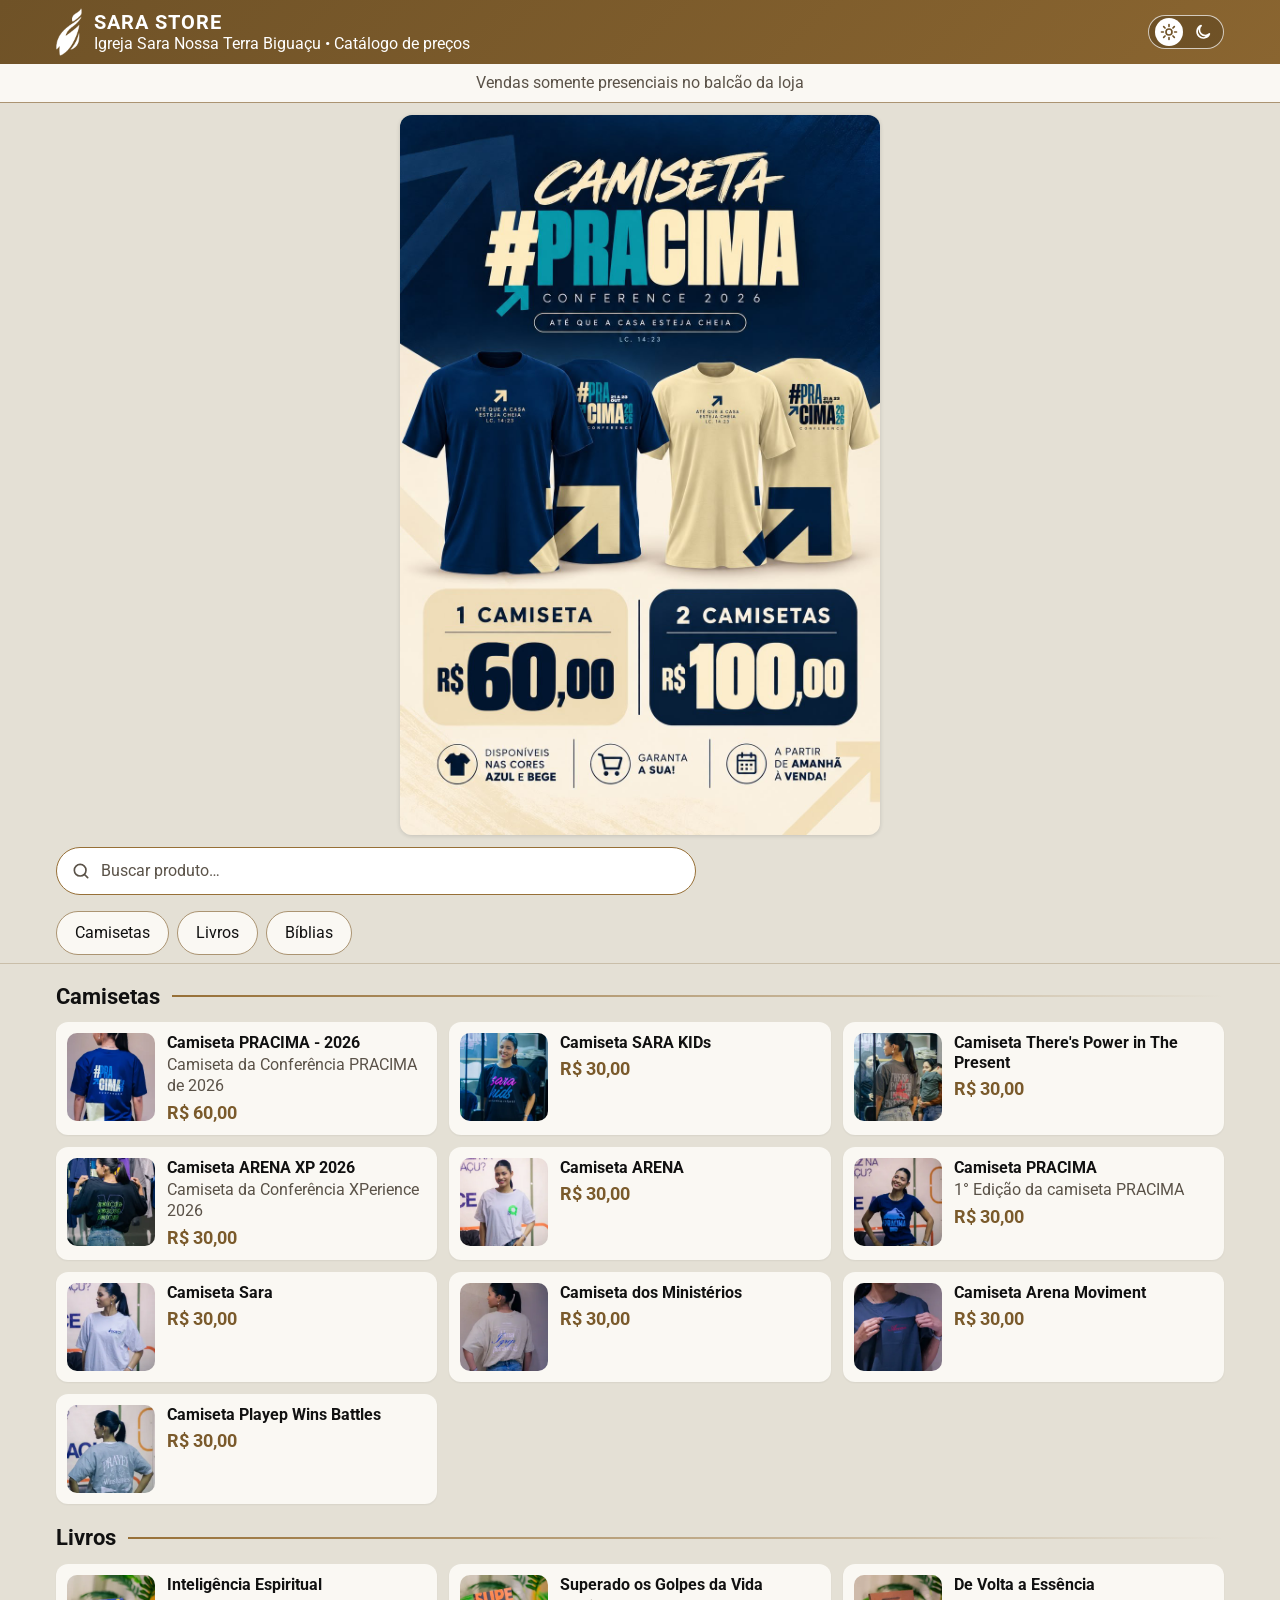
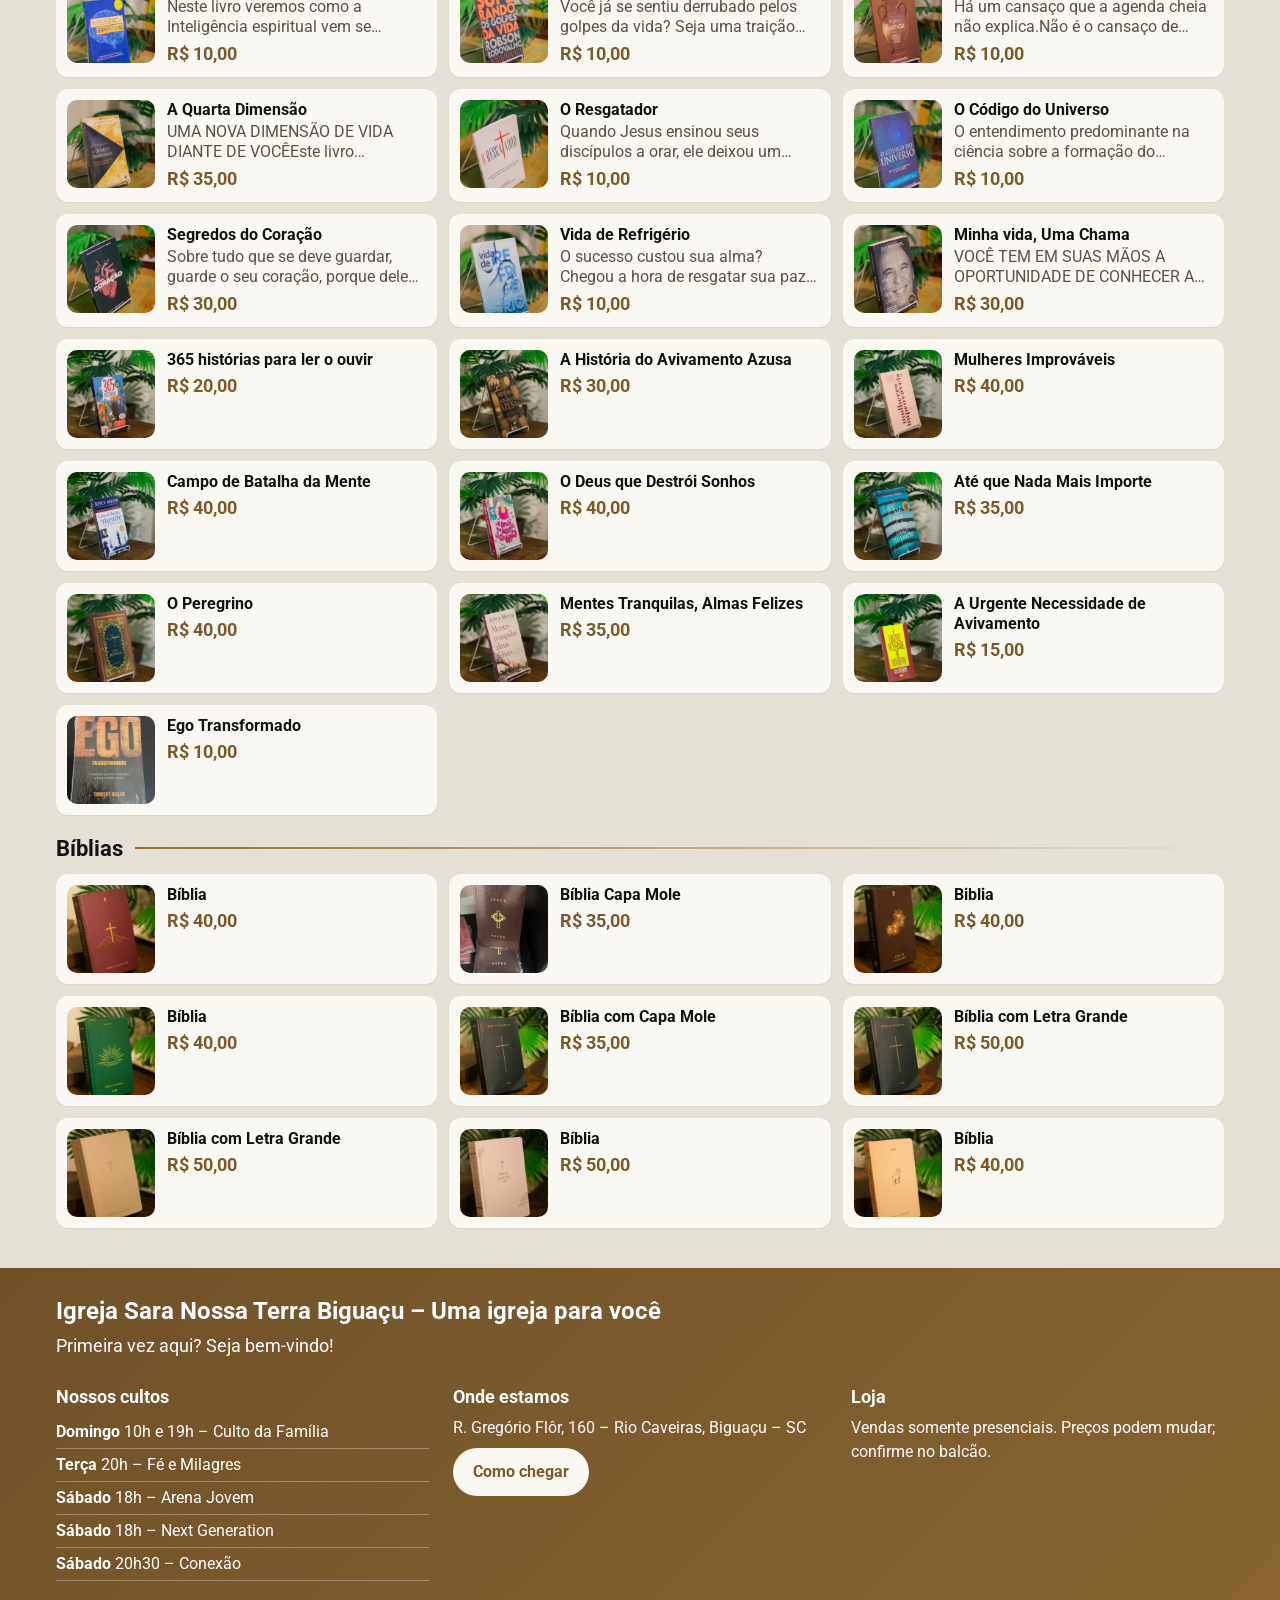
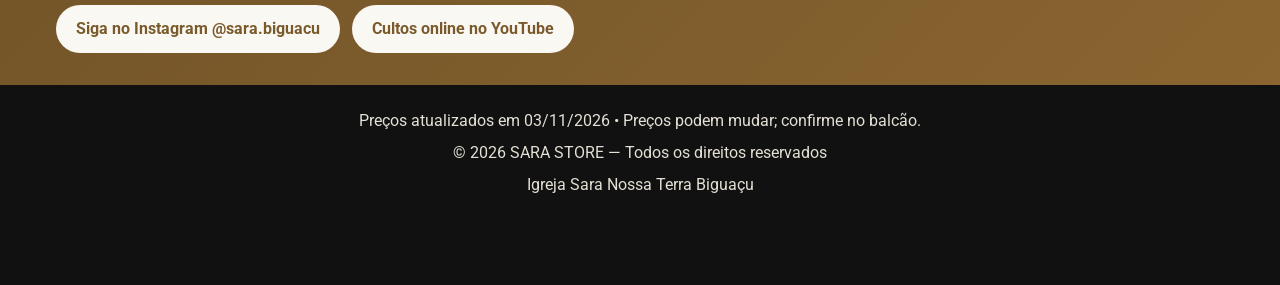
<file: index.html>
<!doctype html>
<html lang="pt-BR">
<head>
  <meta charset="utf-8">
  <meta name="viewport" content="width=device-width, initial-scale=1">
  <title>SARA STORE – Catálogo de preços | Sara Biguaçu</title>
  <meta name="description" content="Catálogo de preços da loja da Igreja Sara Nossa Terra Biguaçu: camisetas, livros, bíblias e mais. Vendas somente presenciais, no balcão da loja.">
  <meta name="theme-color" content="#6F5227">
  <meta name="color-scheme" content="only light">
  <meta property="og:type" content="website">
  <meta property="og:locale" content="pt_BR">
  <meta property="og:site_name" content="SARA STORE">
  <meta property="og:title" content="SARA STORE – Catálogo de preços | Sara Biguaçu">
  <meta property="og:description" content="Veja os preços da loja da Igreja Sara Nossa Terra Biguaçu. Vendas somente presenciais, no balcão.">
  <meta property="og:url" content="https://sarabiguacu.github.io/SaraStore/">
  <meta property="og:image" content="https://sarabiguacu.github.io/SaraStore/img/logo.png">
  <meta property="og:image:width" content="360">
  <meta property="og:image:height" content="360">
  <meta property="og:image:alt" content="Logo da Igreja Sara Nossa Terra Biguaçu: a chama">
  <meta name="twitter:card" content="summary">
  <link rel="icon" href="img/icone.png" type="image/png">
  <link rel="apple-touch-icon" href="img/logo.png">
  <link rel="preconnect" href="https://fonts.googleapis.com">
  <link rel="preconnect" href="https://fonts.gstatic.com" crossorigin>
  <link rel="stylesheet" href="https://fonts.googleapis.com/css2?family=Roboto:wght@400;700&display=swap">
  <!-- Antes do CSS e sem module/defer: aplica o tema escolhido antes de a página aparecer. -->
  <script src="js/tema.js?v=1"></script>
  <link rel="stylesheet" href="css/style.css?v=8">
  <link rel="modulepreload" href="js/comum.js?v=2">
  <link rel="modulepreload" href="js/dialogo.js?v=1">
  <script type="module" src="js/app.js?v=4"></script>
  <noscript><style>.carregando, .busca, .tema { display: none; }</style></noscript>
</head>
<body>
  <header class="topo">
    <div class="conteudo">
      <span class="logo" aria-hidden="true"><img src="img/chama.png" alt="" width="26" height="48"><span>sara</span></span>
      <div>
        <h1 id="titulo" tabindex="-1">SARA STORE</h1>
        <p>Igreja Sara Nossa Terra Biguaçu • Catálogo de preços</p>
      </div>
      <button class="tema" type="button" data-alternar-tema aria-pressed="false" aria-label="Modo escuro" title="Modo escuro">
        <svg class="tema-sol" width="18" height="18" viewBox="0 0 24 24" fill="none" stroke="currentColor" stroke-width="2.2" stroke-linecap="round" aria-hidden="true"><circle cx="12" cy="12" r="4"/><path d="M12 2v2.5M12 19.5V22M4.9 4.9l1.8 1.8M17.3 17.3l1.8 1.8M2 12h2.5M19.5 12H22M4.9 19.1l1.8-1.8M17.3 6.7l1.8-1.8"/></svg>
        <svg class="tema-lua" width="18" height="18" viewBox="0 0 24 24" fill="none" stroke="currentColor" stroke-width="2.2" stroke-linecap="round" stroke-linejoin="round" aria-hidden="true"><path d="M20.5 14.5A8.5 8.5 0 1 1 9.5 3.5a7 7 0 0 0 11 11z"/></svg>
      </button>
    </div>
  </header>

  <p class="faixa">Vendas somente presenciais no balcão da loja<span id="faixa-pagamentos"></span></p>

  <main>
    <!-- Destaque da promoção: troque a imagem por uma com nome novo (ou apague este bloco) quando ela acabar. -->
    <div class="conteudo destaque">
      <img src="img/aviso-2.jpeg" alt="Camiseta #PRACIMA Conference 2026: 1 camiseta por R$ 60,00 ou 2 por R$ 100,00. Disponíveis nas cores azul e bege." width="1024" height="1536" fetchpriority="high">
    </div>
    <div class="busca conteudo" role="search">
      <label class="vh" for="busca">Buscar produto</label>
      <div class="campo">
        <input id="busca" type="search" placeholder="Buscar produto…" autocomplete="off" spellcheck="false" enterkeyhint="search">
        <button id="limpar" class="limpar" type="button" aria-label="Limpar busca" hidden>
          <svg width="20" height="20" viewBox="0 0 24 24" fill="none" stroke="currentColor" stroke-width="2.2" stroke-linecap="round" aria-hidden="true"><path d="M6 6l12 12M18 6 6 18"/></svg>
        </button>
      </div>
    </div>
    <p id="contagem" class="contagem conteudo" role="status" aria-live="polite"></p>

    <nav id="chips" class="chips" aria-label="Categorias" hidden></nav>

    <div class="conteudo"><div id="aviso" class="aviso" role="status" hidden></div></div>

    <div id="lista" class="lista conteudo" aria-busy="true">
      <div class="carregando">
        <p class="vh">Carregando o catálogo…</p>
        <div class="esqueleto" aria-hidden="true"><span></span><span></span><span></span><span></span><span></span><span></span></div>
      </div>
      <noscript>
        <p class="erro">Para ver o catálogo, ative o JavaScript do navegador. Os preços também podem ser consultados no balcão da loja.</p>
      </noscript>
    </div>
  </main>

  <section id="igreja" class="igreja" aria-labelledby="igreja-titulo" hidden>
    <div id="igreja-conteudo" class="conteudo"></div>
  </section>

  <footer class="rodape">
    <p><span id="atualizado"></span>Preços podem mudar; confirme no balcão.</p>
    <p>© <span id="ano">2026</span> SARA STORE — <span id="copyright">Todos os direitos reservados</span></p>
    <p>Igreja Sara Nossa Terra Biguaçu</p>
  </footer>

  <button id="voltar-topo" class="voltar-topo" type="button" aria-label="Voltar ao topo" hidden>
    <svg width="24" height="24" viewBox="0 0 24 24" fill="none" stroke="currentColor" stroke-width="2.2" stroke-linecap="round" stroke-linejoin="round" aria-hidden="true"><path d="M12 19V5m-7 7 7-7 7 7"/></svg>
  </button>

  <p id="toast" class="toast" role="status" aria-live="polite"></p>

  <dialog id="detalhe" class="detalhe" aria-labelledby="detalhe-nome">
    <button id="fechar" class="fechar" type="button" aria-label="Fechar">
      <svg width="22" height="22" viewBox="0 0 24 24" fill="none" stroke="currentColor" stroke-width="2.2" stroke-linecap="round" aria-hidden="true"><path d="M6 6l12 12M18 6 6 18"/></svg>
    </button>
    <div id="detalhe-conteudo" class="detalhe-in"></div>
  </dialog>
</body>
</html>
</file>
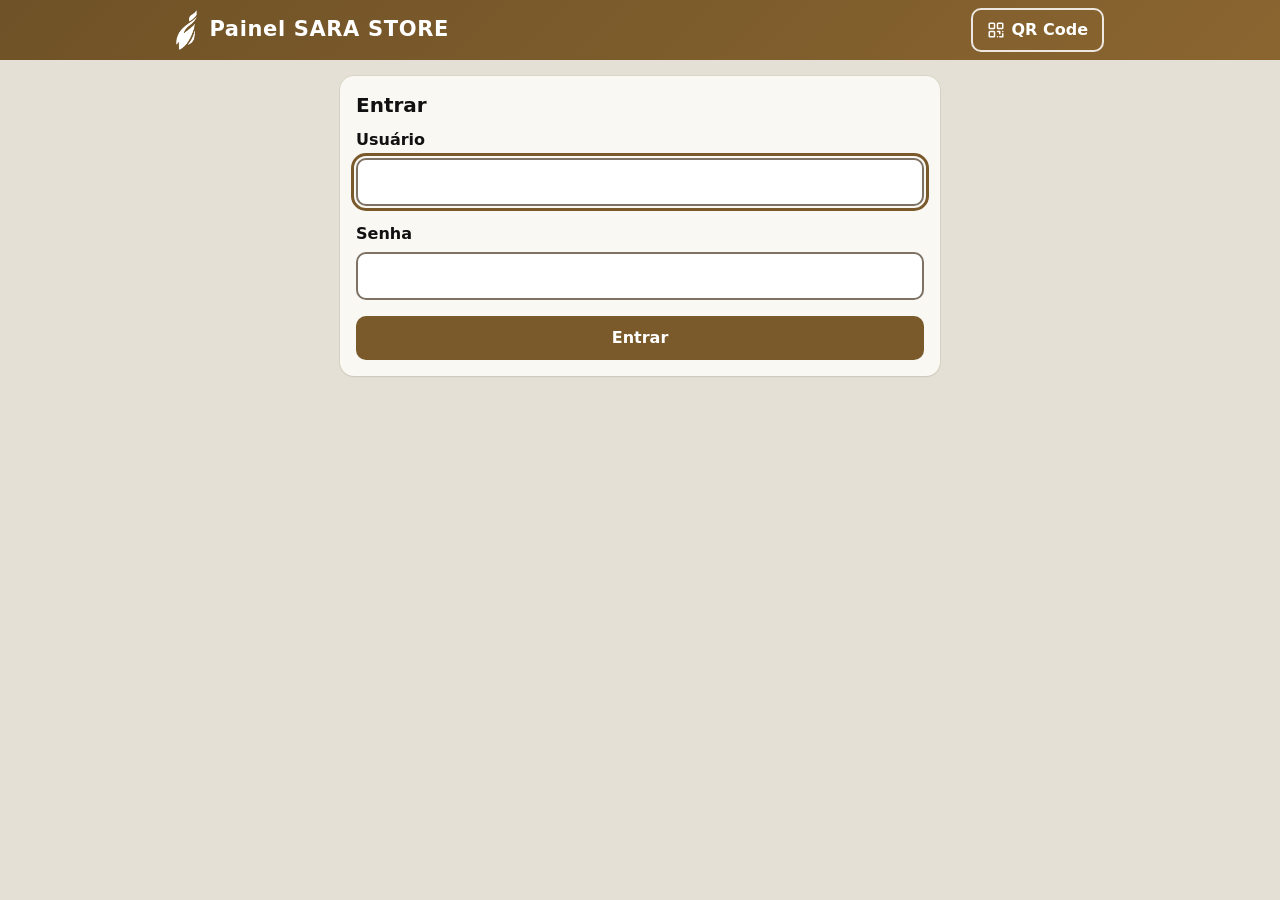
<file: painel.html>
<!doctype html>
<html lang="pt-BR">
<head>
  <meta charset="utf-8">
  <meta http-equiv="Content-Security-Policy" content="default-src 'self'; script-src 'self'; connect-src 'self' https://api.github.com; img-src 'self' data: blob:; style-src 'self' 'unsafe-inline'; object-src 'none'; base-uri 'none'; form-action 'none'">
  <meta name="robots" content="noindex, nofollow">
  <meta name="viewport" content="width=device-width, initial-scale=1">
  <meta name="referrer" content="no-referrer">
  <meta name="color-scheme" content="only light">
  <meta name="theme-color" content="#6F5227">
  <title>Painel – SARA STORE</title>
  <link rel="icon" href="img/icone.png" type="image/png">
  <link rel="stylesheet" href="css/painel.css?v=5">
  <link rel="modulepreload" href="js/comum.js?v=2">
  <link rel="modulepreload" href="js/dialogo.js?v=1">
  <link rel="modulepreload" href="js/github.js?v=2">
  <link rel="modulepreload" href="js/fotos.js?v=2">
  <script type="module" src="js/painel.js?v=4"></script>
</head>
<body>
  <header class="topo">
    <div class="conteudo topo-linha">
      <span class="logo" aria-hidden="true"><img id="logo" src="img/chama.png" alt="" width="21" height="40"><span>sara</span></span>
      <h1>Painel SARA STORE</h1>
      <!-- Abre em outra aba: o painel (e o rascunho) continua aberto. -->
      <a id="abrir-qr" class="botao-topo botao-qr" href="qr.html" target="_blank" rel="noopener" aria-label="QR Code para imprimir (abre em outra aba)" hidden>
        <svg width="18" height="18" viewBox="0 0 24 24" fill="none" stroke="currentColor" stroke-width="2" stroke-linecap="round" stroke-linejoin="round" aria-hidden="true"><rect x="3" y="3" width="7" height="7" rx="1"/><rect x="14" y="3" width="7" height="7" rx="1"/><rect x="3" y="14" width="7" height="7" rx="1"/><path d="M14 14h3v3M21 14v.01M14 21h.01M17 21h4v-4"/></svg>
        <span class="rotulo-qr">QR Code</span>
      </a>
      <button id="sair" class="botao-topo" type="button" hidden>Sair</button>
    </div>
  </header>

  <noscript><p class="cartao conteudo-estreito">O painel precisa do JavaScript ativado no navegador.</p></noscript>

  <main id="principal" class="conteudo">

    <!-- Endereço sem HTTPS: crypto.subtle não existe -->
    <section id="tela-contexto" class="tela conteudo-estreito" aria-labelledby="titulo-contexto" hidden>
      <div class="cartao">
        <h2 id="titulo-contexto">Endereço não seguro</h2>
        <p>Abra pelo endereço https://sarabiguacu.github.io/SaraStore/</p>
      </div>
    </section>

    <!-- Login -->
    <section id="tela-login" class="tela conteudo-estreito" aria-labelledby="titulo-login" hidden>
      <form id="form-login" class="cartao" novalidate>
        <h2 id="titulo-login">Entrar</h2>
        <div class="campo">
          <label for="login-usuario">Usuário</label>
          <input id="login-usuario" name="usuario" type="text" autocomplete="username" autocapitalize="none" autocorrect="off" spellcheck="false" required>
        </div>
        <div class="campo">
          <label for="login-senha">Senha</label>
          <input id="login-senha" name="senha" type="password" autocomplete="current-password" required>
        </div>
        <p id="login-erro" class="erro" role="alert" hidden></p>
        <button class="botao largo" type="submit">Entrar</button>
      </form>
    </section>

    <!-- Chave do GitHub -->
    <section id="tela-chave" class="tela conteudo-estreito" aria-labelledby="titulo-chave" hidden>
      <div class="cartao">
        <h2 id="titulo-chave">Conectar ao GitHub (só na primeira vez)</h2>
        <p>A chave do GitHub é o que realmente protege o site: sem ela, ninguém altera nada. Siga os passos:</p>
        <ol class="passos">
          <li>Entre no GitHub <strong>com a conta SaraBiguacu</strong> (a dona do repositório). Uma chave criada em outra conta não funciona, mesmo que essa conta seja colaboradora.</li>
          <li>Ative a verificação em duas etapas (2FA) e <strong>guarde os códigos de recuperação</strong>.</li>
          <li>Abra a página de criar a chave: <a id="link-criar-chave" class="link-forte" target="_blank" rel="noopener noreferrer">Criar a chave no GitHub</a>.<br>
            Se o link não funcionar: Settings → Developer settings → Personal access tokens → <strong>Fine-grained tokens</strong> → Generate new token.</li>
          <li>Configure a chave:
            <ul>
              <li>em “Repository access”, escolha <strong>Only select repositories → SaraStore</strong>;</li>
              <li>em permissões, <strong>Contents: Read and write</strong> (Metadata fica só leitura, automaticamente);</li>
              <li>validade de 1 ano.</li>
            </ul>
          </li>
          <li>Clique em “Generate token”, copie a chave (começa com <code>github_pat_</code>) e cole abaixo. Se perder, não tem problema: é só criar outra e apagar a antiga.</li>
        </ol>

        <form id="form-chave" novalidate>
          <div class="campo">
            <label for="chave">Chave do GitHub</label>
            <input id="chave" type="password" autocomplete="one-time-code" data-1p-ignore data-lpignore="true" autocapitalize="none" autocorrect="off" spellcheck="false" placeholder="github_pat_…" aria-describedby="chave-erro">
            <p id="chave-erro" class="erro" role="alert" hidden></p>
          </div>
          <div class="campo">
            <label class="marcar"><input id="lembrar" type="checkbox"> Lembrar neste aparelho</label>
            <p class="dica">Marque só no seu celular pessoal, com bloqueio de tela.</p>
          </div>
          <p id="chave-status" class="status" role="status" aria-live="polite"></p>
          <button id="conectar" class="botao largo" type="submit">Conectar</button>
        </form>

        <div class="separador" role="presentation"></div>
        <button id="sem-chave" class="botao-secundario largo" type="button">Continuar sem chave (só rascunho)</button>
        <p class="dica">Sem a chave dá para preparar tudo e baixar o produtos.json para publicar à mão, mas não dá para publicar direto nem enviar fotos.</p>
      </div>
    </section>

    <!-- Painel -->
    <section id="tela-painel" class="tela" aria-label="Painel" hidden>
      <div class="situacao cartao">
        <div class="situacao-linha">
          <p id="conexao" class="conexao"></p>
          <div class="botoes-linha">
            <button id="conectar-chave" class="botao-secundario pequeno" type="button" hidden>Conectar chave</button>
            <button id="esquecer-chave" class="botao-secundario pequeno" type="button" hidden>Esquecer a chave neste aparelho</button>
          </div>
        </div>
        <div class="situacao-linha">
          <p id="dados-de" class="dados-de">Carregando os dados…</p>
          <button id="atualizar" class="botao-secundario pequeno" type="button" disabled>Atualizar</button>
        </div>
      </div>

      <div id="avisos" class="avisos"></div>
      <div id="no-ar" class="no-ar" role="status" aria-live="polite" hidden></div>

      <nav class="abas" role="tablist" aria-label="Seções do painel">
        <button id="aba-produtos" class="aba" type="button" role="tab" aria-selected="true" aria-controls="painel-produtos">Produtos</button>
        <button id="aba-categorias" class="aba" type="button" role="tab" aria-selected="false" aria-controls="painel-categorias" tabindex="-1">Categorias</button>
        <button id="aba-informacoes" class="aba" type="button" role="tab" aria-selected="false" aria-controls="painel-informacoes" tabindex="-1">Informações</button>
        <button id="aba-ajuda" class="aba" type="button" role="tab" aria-selected="false" aria-controls="painel-ajuda" tabindex="-1">Ajuda</button>
      </nav>

      <!-- Produtos -->
      <section id="painel-produtos" class="painel-aba" role="tabpanel" aria-labelledby="aba-produtos">
        <div class="ferramentas">
          <div class="busca">
            <label class="vh" for="busca">Buscar produto</label>
            <input id="busca" type="search" placeholder="Buscar produto…" autocomplete="off" spellcheck="false" enterkeyhint="search">
          </div>
          <button id="novo-produto" class="botao" type="button" disabled>+ Novo produto</button>
        </div>
        <p id="contagem" class="contagem" role="status" aria-live="polite"></p>
        <div id="lista-produtos" class="lista-produtos" aria-busy="true">
          <p class="carregando cartao">Carregando os produtos…</p>
        </div>

        <div class="cartao manual">
          <h2>Publicar sem a chave</h2>
          <p>Gera o arquivo produtos.json com todas as alterações, para colar no GitHub à mão.</p>
          <button id="baixar" class="botao-secundario" type="button" disabled>Baixar produtos.json</button>
        </div>
      </section>

      <!-- Categorias -->
      <section id="painel-categorias" class="painel-aba" role="tabpanel" aria-labelledby="aba-categorias" hidden>
        <form id="form-categoria" class="cartao" novalidate>
          <h2>Nova categoria</h2>
          <div class="campo">
            <label for="nova-categoria">Nome da categoria</label>
            <input id="nova-categoria" type="text" maxlength="40" autocomplete="off" aria-describedby="nova-categoria-erro">
            <p id="nova-categoria-erro" class="erro" role="alert" hidden></p>
          </div>
          <button class="botao" type="submit">Criar categoria</button>
        </form>
        <ul id="lista-categorias" class="lista-categorias"></ul>
        <p class="dica cartao">Uma categoria só pode ser excluída quando não tem nenhum produto, nem oculto. Para esvaziar, edite os produtos e troque a categoria deles.</p>
      </section>

      <!-- Informações da igreja e da loja -->
      <section id="painel-informacoes" class="painel-aba" role="tabpanel" aria-labelledby="aba-informacoes" hidden>
        <form id="form-igreja" novalidate>
          <p class="cartao dica">Estas informações aparecem na parte da igreja e na faixa do topo do site. Campo vazio não aparece no site. As mudanças vão junto no próximo “Publicar”.</p>
          <div id="igreja-campos"></div>
          <p id="igreja-erro" class="erro cartao" role="alert" hidden></p>
          <div class="botoes-linha fim">
            <button id="igreja-desfazer" class="botao-secundario" type="button" hidden>Desfazer mudanças nas informações</button>
            <button id="igreja-salvar" class="botao" type="submit" disabled>Salvar informações</button>
          </div>
        </form>
      </section>

      <!-- Ajuda -->
      <section id="painel-ajuda" class="painel-aba ajuda" role="tabpanel" aria-labelledby="aba-ajuda" hidden>
        <div class="cartao">
          <h2>Como funciona</h2>
          <p>Tudo o que você muda aqui fica guardado <strong>só neste aparelho</strong> (é o “rascunho”) até você tocar em <strong>Publicar</strong>. A barra embaixo mostra quantas alterações ainda não foram publicadas. Pode fechar o painel sem medo: o rascunho continua guardado.</p>
        </div>

        <div class="cartao">
          <h2>Adicionar um produto</h2>
          <ol>
            <li>Na aba <strong>Produtos</strong>, toque em <strong>+ Novo produto</strong>.</li>
            <li>Preencha o nome, a categoria e o preço. O preço pode ser digitado como 74 ou 74,50.</li>
            <li>Se quiser, escreva a descrição, uma informação curta (ex.: “Tamanhos P ao GG”) e as variações com preço próprio (ex.: Adulto e Infantil).</li>
            <li>Para as fotos, toque em <strong>Adicionar fotos</strong>: dá para tirar na hora ou pegar da galeria, e escolher várias de uma vez (ex.: frente e verso do livro). Cada produto pode ter até 6 fotos. A primeira é a <strong>capa</strong>, a que aparece na lista; as setas <strong>← →</strong> mudam a ordem. O painel já diminui as fotos sozinho.</li>
            <li>Marque <strong>Novidade</strong> para o produto ganhar o selo por 30 dias.</li>
            <li>Toque em <strong>Salvar</strong> e depois em <strong>Publicar</strong>.</li>
          </ol>
        </div>

        <div class="cartao">
          <h2>Ocultar ou excluir</h2>
          <ul>
            <li><strong>Ocultar</strong> (chave Visível / Oculto): o produto some do site, mas continua guardado. Para voltar, é só deixar Visível de novo. Use quando acabar o estoque ou o produto sair por um tempo.</li>
            <li><strong>Excluir</strong>: apaga o produto de vez. Só use quando ele não vai mais voltar.</li>
            <li><strong>Duplicar</strong>: cria uma cópia (sem fotos) para cadastrar um produto parecido mais rápido.</li>
            <li>As setas <strong>↑ ↓</strong> mudam a ordem dos produtos dentro da categoria.</li>
          </ul>
        </div>

        <div class="cartao">
          <h2>Publicar</h2>
          <ol>
            <li>Toque em <strong>Publicar</strong> na barra de baixo.</li>
            <li>Confira a lista de alterações e os avisos, e confirme.</li>
            <li>Espere a mensagem “Enviado!”. Não feche o painel enquanto estiver enviando.</li>
          </ol>
          <p><strong>Quanto tempo demora?</strong> Normalmente o site atualiza para todos em 1 a 2 minutos, mas pode levar até 10. O painel avisa quando já estiver no ar. Se depois de 12 minutos ainda não tiver aparecido, abra github.com/SaraBiguacu/SaraStore/actions para ver se deu erro.</p>
          <p>Se outra pessoa publicar ao mesmo tempo, o painel junta as duas coisas: as suas alterações são aplicadas por cima da versão mais nova, sem apagar o que a outra pessoa fez.</p>
        </div>

        <div class="cartao">
          <h2>QR Code para imprimir</h2>
          <p>O botão <strong>QR Code</strong>, no topo do painel, abre numa aba nova a folha com o QR Code que leva direto ao catálogo. Escolha <strong>Folha A5</strong> ou <strong>Display de mesa</strong> (folha A4 dobrada ao meio) e imprima em tamanho real (100%), sem ajustar à página. Não precisa imprimir de novo quando os preços mudam: o QR Code abre sempre o catálogo atualizado.</p>
        </div>

        <div class="cartao">
          <h2>Sem a chave (só rascunho)</h2>
          <p>Dá para preparar tudo e tocar em <strong>Baixar produtos.json</strong>. Depois, no GitHub: abra o repositório SaraStore → pasta data → produtos.json → lápis (editar) → apague tudo e cole o conteúdo novo → <strong>Commit changes</strong>. Isso substitui o arquivo inteiro. Fotos só podem ser enviadas com a chave.</p>
        </div>

        <div class="cartao">
          <h2>A chave expirou ou se perdeu</h2>
          <p>A chave vale por 1 ano. Quando ela expirar, o painel avisa “Chave do GitHub inválida ou expirada” e pede outra. <strong>Nada do rascunho se perde.</strong></p>
          <ol>
            <li>Entre no GitHub com a conta <strong>SaraBiguacu</strong>.</li>
            <li>Abra <a id="link-chaves" class="link-forte" target="_blank" rel="noopener noreferrer">a lista de chaves</a> e apague a antiga (se ainda aparecer).</li>
            <li>Crie uma nova pelo passo a passo da tela “Conectar ao GitHub” (<a id="link-criar-chave-ajuda" class="link-forte" target="_blank" rel="noopener noreferrer">criar a chave</a>): Only select repositories → SaraStore, Contents: Read and write, validade de 1 ano.</li>
            <li>Cole a chave nova no painel.</li>
          </ol>
          <p>Perdeu o celular onde a chave estava lembrada? Apague a chave na lista de chaves do GitHub na hora. Sem ela, ninguém consegue alterar o site.</p>
        </div>

        <div class="cartao">
          <h2>Segurança</h2>
          <ul>
            <li>O login deste painel é só uma <strong>cortina para curiosos</strong>. Como o site é estático e o código é público, quem ler o código consegue passar desta tela.</li>
            <li><strong>Quem protege de verdade é a chave do GitHub.</strong> Sem ela, ninguém altera nada, mesmo passando do login.</li>
            <li>A chave nunca vai para o repositório: nem codificada, nem criptografada, nem dividida em partes. O GitHub revoga sozinho chaves que aparecem em repositório público.</li>
            <li>O endereço sarabiguacu.github.io é dividido com os outros sites dessa conta no GitHub Pages, e todos eles conseguem ler o que fica guardado no navegador para esse endereço. Por isso, o padrão é guardar a chave só até fechar o navegador.</li>
            <li>Marque <strong>“Lembrar neste aparelho”</strong> só em celular pessoal com bloqueio de tela. Para isolar de vez, dá para usar um domínio próprio ou uma conta/organização separada no GitHub (ex.: sarabiguacu.github.io).</li>
            <li><strong>Sair</strong> apaga só o login desta sessão (e a chave, se ela não estiver lembrada). O rascunho continua guardado.</li>
          </ul>
          <p><strong>Se algo der errado:</strong></p>
          <ol>
            <li>apague (revogue) a chave em github.com/settings/personal-access-tokens;</li>
            <li>volte o commit no GitHub (revert). Todo o histórico fica salvo.</li>
          </ol>
        </div>
      </section>
    </section>
  </main>

  <!-- Barra fixa de alterações não publicadas -->
  <div id="barra" class="barra" hidden>
    <div class="conteudo barra-linha">
      <p id="barra-texto" class="barra-texto"></p>
      <div class="botoes-linha">
        <button id="descartar" class="botao-secundario" type="button">Descartar alterações</button>
        <button id="publicar" class="botao" type="button">Publicar</button>
      </div>
    </div>
  </div>

  <div id="recado" class="recado" role="status" aria-live="polite"></div>

  <!-- Formulário de produto -->
  <dialog id="dialogo-produto" class="folha" aria-labelledby="produto-titulo">
    <form id="form-produto" class="folha-form" novalidate>
      <div class="folha-topo">
        <h2 id="produto-titulo">Novo produto</h2>
        <button id="produto-fechar" class="fechar" type="button" aria-label="Fechar">✕</button>
      </div>
      <div class="folha-corpo">
        <div class="campo">
          <label for="p-nome">Nome <span class="obrigatorio" aria-hidden="true">*</span></label>
          <input id="p-nome" type="text" maxlength="120" autocomplete="off" required aria-describedby="p-nome-erro">
          <p id="p-nome-erro" class="erro" hidden></p>
        </div>

        <div class="campo">
          <label for="p-categoria">Categoria <span class="obrigatorio" aria-hidden="true">*</span></label>
          <select id="p-categoria" required aria-describedby="p-categoria-erro"></select>
          <p id="p-categoria-erro" class="erro" hidden></p>
        </div>

        <div class="campo">
          <label for="p-preco">Preço <span class="obrigatorio" aria-hidden="true">*</span></label>
          <div class="campo-preco">
            <span aria-hidden="true">R$</span>
            <input id="p-preco" type="text" inputmode="decimal" autocomplete="off" required aria-describedby="p-preco-dica p-preco-erro">
          </div>
          <p id="p-preco-dica" class="dica">Ex.: 74 ou 74,50</p>
          <p id="p-preco-erro" class="erro" hidden></p>
        </div>

        <div class="campo">
          <label for="p-descricao">Descrição</label>
          <textarea id="p-descricao" rows="5"></textarea>
        </div>

        <div class="campo">
          <label for="p-info">Informação curta</label>
          <input id="p-info" type="text" maxlength="80" autocomplete="off" aria-describedby="p-info-dica">
          <p id="p-info-dica" class="dica">Ex.: Tamanhos P ao GG</p>
        </div>

        <fieldset class="campo grupo">
          <legend>Variações (opcional)</legend>
          <p class="dica">Opções com preço próprio, como Adulto / Infantil ou capa dura / brochura. O site mostra “a partir de” com o menor preço.</p>
          <div id="p-variacoes" class="variacoes"></div>
          <button id="p-nova-variacao" class="botao-secundario" type="button">+ Adicionar variação</button>
        </fieldset>

        <fieldset class="campo grupo">
          <legend>Fotos</legend>
          <p id="p-fotos-dica" class="dica">A primeira foto é a capa e aparece na lista. Ex.: frente e verso do livro.</p>
          <div class="foto-area">
            <div id="p-foto-previa" class="foto-previa"></div>
            <ul id="p-fotos" class="fotos" hidden></ul>
            <div class="foto-acoes">
              <input id="p-foto" class="vh arquivo" type="file" accept="image/*" multiple aria-describedby="p-fotos-dica p-foto-aviso p-foto-info p-foto-erro">
              <label id="p-foto-botao" for="p-foto" class="botao-secundario">Adicionar fotos</label>
              <p id="p-foto-aviso" class="dica" aria-live="polite"></p>
              <p id="p-foto-info" class="dica" aria-live="polite"></p>
              <p id="p-foto-erro" class="erro" role="alert" hidden></p>
            </div>
          </div>
        </fieldset>

        <div class="campo">
          <label class="marcar"><input id="p-novidade" type="checkbox" aria-describedby="p-novidade-info"> Novidade</label>
          <p id="p-novidade-info" class="dica">Marcando, o produto ganha o selo “Novidade” por 30 dias.</p>
        </div>

        <div class="campo">
          <label class="marcar"><input id="p-visivel" type="checkbox" checked aria-describedby="p-visivel-dica"> Visível no site</label>
          <p id="p-visivel-dica" class="dica">Desmarque para ocultar sem apagar.</p>
        </div>

        <p id="p-erro-geral" class="erro" role="alert" hidden></p>
      </div>
      <div class="folha-rodape">
        <button id="produto-cancelar" class="botao-secundario" type="button">Cancelar</button>
        <button id="produto-salvar" class="botao" type="submit">Salvar</button>
      </div>
    </form>
  </dialog>

  <!-- Caixas de confirmação e perguntas (montadas pelo painel.js) -->
  <dialog id="dialogo-caixa" class="caixa" aria-labelledby="caixa-titulo"></dialog>

  <!-- Publicar -->
  <dialog id="dialogo-publicar" class="folha" aria-labelledby="publicar-titulo"></dialog>

  <!-- Baixar / publicar à mão -->
  <dialog id="dialogo-baixar" class="folha" aria-labelledby="baixar-titulo"></dialog>
</body>
</html>
</file>
<file: css/style.css>
/* SARA STORE – catálogo público (mobile-first) */

:root {
  --bronze-claro: #AB9472;  /* só decoração, sem texto */
  --bronze: #977037;        /* só decoração, sem texto */
  --bronze-escuro: #7A5A2B; /* bronze de destaque: fundo com texto --sobre-bronze; texto sobre o card e o creme */
  --cabecalho: linear-gradient(135deg, #6F5227, #8A6530);
  --creme: #E4E0D5;
  --card: #FAF8F3;
  --texto: #111111;
  --texto-2: #5A5248;
  --acento: #C62737;        /* só sobre branco ou --card */
  --branco: #FFFFFF;
  --fundo-foto: #EFE9DD;
  --raio: 12px;
  --topo-fixo: 72px;        /* altura do que fica grudado no topo (chips) */
  --fonte: Roboto, system-ui, -apple-system, 'Segoe UI', Arial, sans-serif;
  /* Cores que mudam no tema escuro. Valores literais (não var()): um var() aqui pegaria a cor do tema escuro. */
  --sobre-bronze: #FFFFFF;  /* texto e ícone sobre --bronze-escuro (chip marcado, botões, voltar ao topo) */
  --campo-fundo: #FFFFFF;   /* fundo do campo de busca */
  --icone-busca: url("data:image/svg+xml,%3Csvg xmlns='http://www.w3.org/2000/svg' viewBox='0 0 24 24' fill='none' stroke='%235A5248' stroke-width='2' stroke-linecap='round'%3E%3Ccircle cx='11' cy='11' r='7'/%3E%3Cpath d='m20 20-3.5-3.5'/%3E%3C/svg%3E");
  --rodape-fundo: #111111;
  --rodape-texto: #E4E0D5;
  --toast-fundo: #111111;
  --toast-texto: #FFFFFF;
  --fechar-fundo: rgb(250 248 243 / .94);
  --linha-chips: rgb(122 90 43 / .25);
  --contorno-janela: transparent;
  color-scheme: only light; /* o pedido mais forte para o navegador não escurecer a página */
}

/* Tema escuro: só quando a pessoa escolhe no botão sol/lua (js/tema.js), nunca automático.
   Só na tela: impresso sai sempre claro. Contrastes conferidos (tabela no README). */
@media screen {
  :root[data-tema="escuro"] {
    --bronze-claro: #6E5A3F;  /* só decoração (bordas) */
    --bronze: #A88654;        /* borda da busca e enfeites */
    --bronze-escuro: #D9B57C; /* no escuro o bronze de destaque é claro: preço, foco, chip marcado, botões */
    --cabecalho: linear-gradient(135deg, #553E1D, #6F5227);
    --creme: #1A1612;         /* fundo da página */
    --card: #2A231D;
    --texto: #F1EBE1;
    --texto-2: #C9BFB0;
    --acento: #F28B7E;
    --fundo-foto: #221C17;
    --sobre-bronze: #1A1612;
    --campo-fundo: #322A23;
    --icone-busca: url("data:image/svg+xml,%3Csvg xmlns='http://www.w3.org/2000/svg' viewBox='0 0 24 24' fill='none' stroke='%23C9BFB0' stroke-width='2' stroke-linecap='round'%3E%3Ccircle cx='11' cy='11' r='7'/%3E%3Cpath d='m20 20-3.5-3.5'/%3E%3C/svg%3E");
    --rodape-fundo: #110E0B;
    --rodape-texto: #DCD3C5;
    --toast-fundo: #EDE5D8;
    --toast-texto: #1A1612;
    --fechar-fundo: rgb(42 35 29 / .94);
    --linha-chips: rgb(217 181 124 / .2);
    --contorno-janela: rgb(217 181 124 / .3);
    color-scheme: dark; /* sem "light" e sem "only": nada aqui pede para o navegador escurecer de novo */
  }
  /* Cor literal e seletor (não var()): em navegadores mais antigos o ::backdrop não herda variáveis. */
  :root[data-tema="escuro"] .detalhe::backdrop { background: rgb(8 6 4 / .7); }
}

*, *::before, *::after { box-sizing: border-box; }
html { -webkit-text-size-adjust: 100%; text-size-adjust: 100%; }
html:has(dialog[open]) { overflow: hidden; }
body {
  margin: 0;
  background: var(--creme);
  color: var(--texto);
  font: 400 16px/1.5 var(--fonte);
}
[hidden] { display: none !important; }
h1, h2, h3, p, ul { margin: 0; }
ul { padding: 0; list-style: none; }
img { max-width: 100%; }
button, input { font: inherit; color: inherit; }
button { cursor: pointer; }
a { color: inherit; }
:focus-visible { outline: 3px solid var(--bronze-escuro); outline-offset: 2px; }
.topo :focus-visible, .igreja :focus-visible, .rodape :focus-visible { outline-color: var(--branco); }
[tabindex="-1"]:focus:not(:focus-visible) { outline: none; }

.vh {
  position: absolute; width: 1px; height: 1px; margin: -1px; padding: 0; border: 0;
  overflow: hidden; clip-path: inset(50%); white-space: nowrap;
}
.conteudo { max-width: 1200px; margin-inline: auto; padding-inline: 16px; }

/* ---------- Cabeçalho e faixa ---------- */
.topo { background: var(--cabecalho); color: var(--branco); }
.topo .conteudo { display: flex; align-items: center; gap: 12px; min-height: 60px; padding-block: 8px; }
.topo h1 { font-size: 20px; line-height: 1.2; letter-spacing: .05em; }
.topo p { line-height: 1.3; }

/* Logo: a chama branca direto no cabeçalho. Se a imagem não carregar, aparece o círculo bronze com "sara". */
.logo { flex: none; display: grid; place-items: center; }
.logo img { display: block; width: auto; height: 48px; }
.logo span {
  display: grid; place-items: center; width: 44px; height: 44px; border-radius: 50%;
  background: linear-gradient(135deg, #977037, #AB9472); box-shadow: 0 0 0 2px rgb(255 255 255 / .3);
  color: var(--branco); font-weight: 700; line-height: 1; letter-spacing: -.02em;
}
.logo img ~ span { display: none; }

/* Botão sol/lua: trilho com os dois símbolos; a bolinha branca fica atrás do modo em uso.
   A posição segue o data-tema da raiz, que o js/tema.js põe antes de a página aparecer:
   assim a bolinha já nasce no lugar certo e não desliza a cada carregamento. */
.tema {
  position: relative; flex: none; margin-left: auto;
  display: flex; align-items: center; justify-content: space-between;
  width: 76px; height: 44px; padding: 0 12px;
  border: 0; border-radius: 22px; background: transparent; color: var(--branco);
}
.tema::before { /* trilho: borda branca 70% passa de 3:1 sobre o cabeçalho */
  content: ''; position: absolute; inset: 5px 0;
  border: 1px solid rgb(255 255 255 / .7); border-radius: 17px; background: rgb(0 0 0 / .18);
}
.tema::after { content: ''; position: absolute; top: 8px; left: 7px; width: 28px; height: 28px; border-radius: 50%; background: var(--branco); }
:root[data-tema="escuro"] .tema::after { transform: translateX(34px); }
.tema svg { position: relative; z-index: 1; display: block; }
/* Símbolo em cima da bolinha branca: bronze do cabeçalho (7,21:1). */
:root:not([data-tema="escuro"]) .tema-sol, :root[data-tema="escuro"] .tema-lua { color: #6F5227; }
/* Alto contraste do Windows: a bolinha e o símbolo de cima usam as cores do sistema. */
@media (forced-colors: active) {
  .tema::after { background: CanvasText; }
  :root:not([data-tema="escuro"]) .tema-sol, :root[data-tema="escuro"] .tema-lua { color: Canvas; }
}

/* Aviso quando o navegador escurece o site por conta própria (js/tema.js). */
.aviso-escuro p { flex: 1 1 260px; }

.faixa {
  padding: 8px 16px; text-align: center; line-height: 1.35;
  background: var(--card); color: var(--texto-2);
  border-bottom: 1px solid var(--bronze-claro);
}

/* ---------- Destaque (banner da promoção) ---------- */
.destaque { padding-top: 12px; }
.destaque img { display: block; width: 100%; max-width: 480px; height: auto; margin-inline: auto; border-radius: var(--raio); box-shadow: 0 1px 4px rgb(17 17 17 / .15); }
.balcao .destaque { display: none; }

/* ---------- Busca ---------- */
.busca { padding-top: 12px; }
.campo { position: relative; max-width: 640px; }
.campo input {
  width: 100%; height: 48px; padding: 0 48px 0 44px;
  border: 1px solid var(--bronze); border-radius: 24px;
  background: var(--campo-fundo) var(--icone-busca) no-repeat 14px 50% / 20px;
  -webkit-appearance: none; appearance: none;
}
.campo input::placeholder { color: var(--texto-2); opacity: 1; }
.campo input::-webkit-search-cancel-button { -webkit-appearance: none; appearance: none; }
.limpar {
  position: absolute; top: 2px; right: 2px; width: 44px; height: 44px;
  display: grid; place-items: center; border: 0; border-radius: 50%;
  background: transparent; color: var(--texto-2);
}
.contagem:not(:empty) { padding-top: 8px; color: var(--texto-2); }

/* ---------- Chips (atalhos, não abas) ---------- */
.chips {
  position: sticky; top: 0; z-index: 5; margin-top: 8px;
  background: var(--creme); box-shadow: 0 1px 0 var(--linha-chips);
}
.chips ul {
  position: relative; display: flex; gap: 8px; max-width: 1200px; margin-inline: auto;
  padding: 8px 16px; overflow-x: auto; scrollbar-width: none;
}
.chips ul::-webkit-scrollbar { display: none; }
.chip {
  display: inline-flex; align-items: center; min-height: 44px; padding: 0 18px;
  border: 1px solid var(--bronze-claro); border-radius: 22px;
  background: var(--card); color: var(--texto); text-decoration: none; white-space: nowrap;
}
.chip[aria-current] { background: var(--bronze-escuro); border-color: var(--bronze-escuro); color: var(--sobre-bronze); font-weight: 700; }
.chips li { flex: none; }

/* ---------- Avisos e estados ---------- */
.aviso {
  display: flex; flex-wrap: wrap; align-items: center; justify-content: space-between; gap: 8px 12px;
  margin-top: 12px; padding: 10px 12px; border-left: 4px solid var(--bronze);
  border-radius: 8px; background: var(--card);
}
.erro, .vazio { margin-top: 20px; padding: 24px 16px; border-radius: var(--raio); background: var(--card); text-align: center; }
.erro p { margin-bottom: 16px; }
.botao {
  display: inline-flex; align-items: center; justify-content: center; min-height: 48px; padding: 0 20px;
  border: 0; border-radius: 24px; background: var(--bronze-escuro); color: var(--sobre-bronze);
  font-weight: 700; line-height: 1.2; text-align: center; text-decoration: none;
}
.botao.secundario { border: 2px solid var(--bronze-escuro); background: transparent; color: var(--bronze-escuro); }

/* Ocupa a tela inteira enquanto carrega: o rodapé não aparece e depois não "pula" (CLS). */
.carregando { min-height: 100vh; }
.esqueleto { display: grid; gap: 8px; padding-top: 20px; }
.esqueleto span { height: 92px; border-radius: var(--raio); background: var(--card); opacity: .75; }

/* ---------- Seções e linhas estilo cardápio ---------- */
.lista { padding-bottom: 24px; }
.secao { padding-top: 20px; scroll-margin-top: var(--topo-fixo); }
.secao h2 { display: flex; align-items: center; gap: 12px; margin-bottom: 12px; font-size: 22px; line-height: 1.25; }
.secao h2::after { content: ''; flex: 1; height: 2px; background: linear-gradient(90deg, var(--bronze), transparent); }
.grade { display: grid; gap: 8px; }

.produto {
  display: grid; grid-template-columns: 72px minmax(0, 1fr); gap: 12px; align-items: start;
  width: 100%; min-height: 92px; padding: 10px; text-align: left;
  border: 1px solid transparent; border-radius: var(--raio);
  background: var(--card); box-shadow: 0 1px 2px rgb(17 17 17 / .06);
}
.produto:active { border-color: var(--bronze); }
.produto span, .produto img { display: block; }
.produto .mini {
  width: 72px; height: 72px; aspect-ratio: 1; object-fit: cover;
  border-radius: 10px; background: var(--fundo-foto);
}
.produto .nome, .produto .desc { display: -webkit-box; -webkit-box-orient: vertical; overflow: hidden; }
.produto .nome { -webkit-line-clamp: 2; line-clamp: 2; font-weight: 700; line-height: 1.25; }
.produto .desc { -webkit-line-clamp: 1; line-clamp: 1; margin-top: 2px; color: var(--texto-2); line-height: 1.3; }
.produto .info { color: var(--texto-2); line-height: 1.3; }
.produto .valor { display: flex; flex-wrap: wrap; align-items: baseline; column-gap: 6px; margin-top: 4px; }
.apartir { color: var(--texto-2); }
.preco { color: var(--bronze-escuro); font-size: 18px; font-weight: 700; line-height: 1.3; white-space: nowrap; }
.selo {
  align-self: center; padding: 0 8px; border: 1px solid var(--acento); border-radius: 10px;
  color: var(--acento); font-weight: 700; line-height: 1.4; white-space: nowrap;
}

/* ---------- Detalhe (bottom sheet no celular) ---------- */
.detalhe {
  width: 100%; max-width: 100%; max-height: 90vh; max-height: 90dvh; margin: auto 0 0;
  padding: 0; border: 0; border-radius: 16px 16px 0 0; overflow: hidden;
  background: var(--card); color: var(--texto); box-shadow: 0 0 0 1px var(--contorno-janela);
}
.detalhe::backdrop { background: rgb(17 17 17 / .55); }
.detalhe-in { max-height: inherit; overflow-y: auto; overscroll-behavior: contain; }
.fechar {
  position: absolute; top: 8px; right: 8px; z-index: 1; width: 44px; height: 44px;
  display: grid; place-items: center; border: 0; border-radius: 50%;
  background: var(--fechar-fundo); color: var(--texto); box-shadow: 0 1px 4px rgb(17 17 17 / .25);
}
.foto { display: flex; justify-content: center; background: var(--fundo-foto); }
/* Celular: foto de ponta a ponta, com altura limitada para o preço aparecer sem rolar.
   "contain" mostra inteira a foto de outro formato (capa de livro em pé, por exemplo);
   a quadrada (todas as antigas e o ícone) continua cobrindo a caixa, como sempre. */
.foto > img, .slide > img { display: block; width: 100%; height: min(100vw, 44vh); height: min(100vw, 44dvh); object-fit: contain; }
.foto > img.quadrada, .slide > img.quadrada { object-fit: cover; }

/* Galeria (produto com mais de uma foto): arrastar para o lado é a rolagem nativa, com scroll-snap. */
.galeria { display: block; }
.trilho-fotos {
  display: flex; overflow-x: auto; scroll-snap-type: x mandatory;
  overscroll-behavior-x: contain; /* passar da última foto não vira o "Voltar" do navegador */
  scrollbar-width: none;
}
.trilho-fotos::-webkit-scrollbar, .miniaturas::-webkit-scrollbar { display: none; }
.trilho-fotos:focus-visible { outline-offset: -3px; } /* por dentro: fora seria cortado pelo detalhe */
.slide { flex: none; width: 100%; scroll-snap-align: start; scroll-snap-stop: always; }
.miniaturas { position: relative; display: flex; gap: 8px; padding: 10px 16px; overflow-x: auto; scrollbar-width: none; }
/* Centraliza sem esconder a primeira miniatura quando a tira precisa rolar. */
.miniaturas > :first-child { margin-left: auto; }
.miniaturas > :last-child { margin-right: auto; }
.miniatura {
  flex: none; width: 48px; height: 48px; padding: 0; overflow: hidden;
  border: 2px solid var(--bronze-claro); border-radius: 10px; background: var(--fundo-foto);
}
.miniatura img { display: block; width: 100%; height: 100%; object-fit: cover; }
.miniatura[aria-current] { border-color: var(--bronze-escuro); box-shadow: 0 0 0 2px var(--bronze-escuro); }
.corpo { display: grid; gap: 12px; padding: 16px 16px 24px; }
.corpo h2 { padding-right: 48px; font-size: 22px; line-height: 1.25; }
.corpo .selo, .corpo .botao { justify-self: start; }
.corpo .preco { font-size: 26px; }
.corpo .info { color: var(--texto-2); }
/* Descrição sem limite (ex.: texto da contracapa do livro): as quebras de linha digitadas no painel viram parágrafos. */
.corpo .descricao { white-space: pre-line; overflow-wrap: break-word; }
.variacoes { width: 100%; border-collapse: collapse; }
.variacoes th, .variacoes td { padding: 8px 0; border-bottom: 1px solid var(--creme); }
.variacoes th { font-weight: 400; text-align: left; }
.variacoes td { padding-left: 12px; color: var(--bronze-escuro); font-size: 20px; font-weight: 700; text-align: right; white-space: nowrap; }
.so-balcao { padding: 10px 12px; border-radius: 10px; background: var(--creme); color: var(--texto-2); }

/* ---------- Igreja ---------- */
.igreja { margin-top: 16px; padding: 28px 0 32px; background: var(--cabecalho); color: var(--branco); }
.igreja h2 { font-size: 24px; line-height: 1.25; }
.igreja h3 { margin-bottom: 6px; font-size: 18px; }
.boas-vindas { margin-top: 6px; font-size: 18px; }
.blocos { display: grid; gap: 24px; margin-top: 24px; }
.bloco p + p, .bloco p + .botao { margin-top: 8px; }
.cultos li { padding: 4px 0; border-bottom: 1px solid rgb(255 255 255 / .3); }
.igreja .botao { background: var(--card); color: var(--bronze-escuro); }
.links { display: flex; flex-wrap: wrap; gap: 12px; margin-top: 24px; }
.ministerios { margin-top: 24px; }
.etiquetas { display: flex; flex-wrap: wrap; gap: 8px; }
.etiquetas li { padding: 4px 12px; border: 1px solid rgb(255 255 255 / .7); border-radius: 16px; }

/* ---------- Rodapé, voltar ao topo e aviso flutuante ---------- */
.rodape { padding: 24px 16px 88px; background: var(--rodape-fundo); color: var(--rodape-texto); text-align: center; }
.rodape p + p { margin-top: 8px; }
#copyright {
  color: inherit; cursor: default; text-decoration: none;
  -webkit-user-select: none; user-select: none; -webkit-tap-highlight-color: transparent;
}
/* À esquerda: no celular cobre só miniaturas; os preços ficam na coluna de texto ou à direita. */
.voltar-topo {
  position: fixed; left: 16px; bottom: 16px; z-index: 20; width: 48px; height: 48px;
  display: grid; place-items: center; border: 0; border-radius: 50%;
  background: var(--bronze-escuro); color: var(--sobre-bronze); box-shadow: 0 2px 8px rgb(17 17 17 / .3);
}
.toast {
  position: fixed; left: 50%; bottom: 76px; z-index: 30; max-width: calc(100% - 32px);
  transform: translateX(-50%); text-align: center;
}
.toast:not(:empty) { padding: 12px 16px; border-radius: 10px; background: var(--toast-fundo); color: var(--toast-texto); box-shadow: 0 2px 8px rgb(17 17 17 / .3); }

/* ---------- Telas maiores ---------- */
@media (min-width: 720px) {
  .grade, .esqueleto { grid-template-columns: 1fr 1fr; gap: 12px; }
  .produto { grid-template-columns: 88px minmax(0, 1fr); min-height: 110px; }
  .produto .mini { width: 88px; height: 88px; }
  .produto .desc { -webkit-line-clamp: 2; line-clamp: 2; }
  .blocos { grid-template-columns: repeat(auto-fit, minmax(240px, 1fr)); }

  .detalhe {
    width: min(880px, calc(100% - 48px)); max-height: min(90vh, 640px); max-height: min(90dvh, 640px);
    margin: auto; border-radius: 16px;
  }
  .detalhe-in.com-foto { display: grid; grid-template-columns: minmax(0, 1fr) minmax(0, 1fr); }
  .com-foto .foto { align-items: flex-start; }
  .com-foto .foto > img, .com-foto .slide > img { width: 100%; height: auto; aspect-ratio: 1; }
  .corpo { align-content: start; padding: 24px; }
}
@media (min-width: 1100px) {
  .grade, .esqueleto { grid-template-columns: repeat(3, 1fr); }
}
@media (hover: hover) {
  .produto:hover { border-color: var(--bronze-claro); }
  .chip:hover, .miniatura:hover { border-color: var(--bronze-escuro); }
  .chips ul, .miniaturas { scrollbar-width: thin; }
}

/* ---------- Modo balcão (?balcao=1): sem fotos, preços maiores, lista compacta ---------- */
.balcao { --topo-fixo: 140px; }
.balcao .busca { position: sticky; top: 0; z-index: 6; padding-bottom: 8px; background: var(--creme); }
.balcao .chips { top: 68px; }
.balcao .produto { grid-template-columns: minmax(0, 1fr); min-height: 0; padding: 10px 12px; }
.balcao .produto .txt { display: grid; grid-template-columns: minmax(0, 1fr) auto; column-gap: 12px; align-items: center; }
.balcao .produto .desc { display: none; }
.balcao .produto .valor { grid-column: 2; grid-row: 1 / span 2; flex-direction: column; align-items: flex-end; margin: 0; }
.balcao .preco { font-size: 24px; }

/* ---------- Movimento só para quem não pediu para reduzir ---------- */
@media (prefers-reduced-motion: no-preference) {
  .esqueleto span { animation: pulsar 1.1s ease-in-out infinite alternate; }
  .detalhe[open] { animation: subir .22s ease-out; }
  .tema::after { transition: transform .2s ease; }
  @keyframes pulsar { to { opacity: .35; } }
  @keyframes subir { from { transform: translateY(32px); opacity: 0; } }
}
</file>
<file: css/painel.css>
/* SARA STORE – painel administrativo (mobile-first, só fontes do sistema) */

:root {
  --bronze-claro: #AB9472;  /* só decoração, sem texto */
  --bronze: #977037;        /* só decoração, sem texto */
  --bronze-escuro: #7A5A2B; /* fundo com texto branco; texto bronze sobre fundo claro */
  --cabecalho: linear-gradient(135deg, #6F5227, #8A6530);
  --creme: #E4E0D5;
  --card: #FAF8F3;
  --texto: #111111;
  --texto-2: #5A5248;
  --acento: #C62737;        /* só sobre branco ou --card */
  --branco: #FFFFFF;
  --fundo-foto: #EFE9DD;
  --borda-campo: #7D7264;   /* borda de campo: contraste acima de 3:1 no card */
  --raio: 12px;
  --fonte: system-ui, -apple-system, 'Segoe UI', Roboto, 'Helvetica Neue', Arial, sans-serif;
  color-scheme: only light; /* impede o navegador de escurecer a página */
}

*, *::before, *::after { box-sizing: border-box; }
html { -webkit-text-size-adjust: 100%; text-size-adjust: 100%; }
html:has(dialog[open]) { overflow: hidden; }
body {
  margin: 0;
  min-height: 100vh;
  background: var(--creme);
  color: var(--texto);
  font: 400 16px/1.5 var(--fonte);
}
[hidden] { display: none !important; }
h1, h2, h3, p, ul, ol { margin: 0; }
img { max-width: 100%; }
button, input, select, textarea { font: inherit; color: inherit; }
button { cursor: pointer; }
a { color: inherit; }
code { font-family: ui-monospace, SFMono-Regular, Consolas, monospace; font-size: 1em; overflow-wrap: anywhere; }

:focus-visible { outline: 3px solid var(--bronze-escuro); outline-offset: 2px; }
.topo :focus-visible { outline-color: var(--branco); }
[tabindex="-1"]:focus:not(:focus-visible) { outline: none; }

.vh {
  position: absolute; width: 1px; height: 1px; margin: -1px; padding: 0; border: 0;
  overflow: hidden; clip-path: inset(50%); white-space: nowrap;
}
.conteudo { max-width: 960px; margin-inline: auto; padding-inline: 16px; }
.conteudo-estreito { max-width: 600px; margin-inline: auto; }

/* ---------- Cabeçalho ---------- */
.topo { background: var(--cabecalho); color: var(--branco); }
.topo-linha { display: flex; align-items: center; gap: 12px; min-height: 60px; padding-block: 8px; }
.topo h1 { flex: 1; min-width: 0; font-size: 19px; line-height: 1.2; letter-spacing: .03em; }

/* Logo: a chama branca direto no cabeçalho. Se a imagem não carregar, aparece o círculo bronze com "sara". */
.logo { flex: none; display: grid; place-items: center; }
.logo img { display: block; width: auto; height: 40px; }
.logo span {
  display: grid; place-items: center; width: 40px; height: 40px; border-radius: 50%;
  background: linear-gradient(135deg, #977037, #AB9472); box-shadow: 0 0 0 2px rgb(255 255 255 / .3);
  color: var(--branco); font-weight: 700; font-size: 14px; line-height: 1; letter-spacing: -.02em;
}
.logo img ~ span { display: none; }

.botao-topo {
  flex: none; display: inline-flex; align-items: center; justify-content: center; gap: 6px;
  min-height: 44px; padding: 8px 14px; border-radius: 10px; text-decoration: none;
  border: 2px solid rgb(255 255 255 / .85); background: transparent; color: var(--branco);
  font-weight: 700;
}
.botao-topo:hover { background: rgb(255 255 255 / .12); }
/* Celular: o botão do QR Code fica só com o ícone (o nome continua no aria-label),
   senão o título "Painel SARA STORE" quebra em três linhas. */
@media (max-width: 480px) {
  .botao-qr { padding-inline: 11px; }
  .rotulo-qr { display: none; }
}

main { padding-top: 16px; padding-bottom: 40px; }
body.com-barra main { padding-bottom: 168px; }

/* ---------- Superfícies ---------- */
.cartao {
  background: var(--card); border-radius: 14px; padding: 16px; margin-bottom: 16px;
  box-shadow: 0 1px 2px rgb(0 0 0 / .08), 0 0 0 1px rgb(122 90 43 / .08);
}
.cartao h2 { font-size: 20px; line-height: 1.3; margin-bottom: 10px; }
.cartao > p + p, .cartao > p + ol, .cartao > ol + p, .cartao > p + ul, .cartao > ul + p { margin-top: 10px; }
.cartao ol, .cartao ul { padding-left: 1.3em; }
.cartao li + li { margin-top: 6px; }
.vazio { color: var(--texto-2); text-align: center; }

.separador { height: 1px; margin: 20px 0; background: var(--bronze-claro); }
.dica { color: var(--texto-2); font-size: 16px; line-height: 1.45; }
.erro { color: var(--acento); font-weight: 700; line-height: 1.4; }
.status { color: var(--texto-2); min-height: 0; }
.status:empty { display: none; }
.obrigatorio { color: var(--acento); }
.link-forte { color: var(--bronze-escuro); font-weight: 700; text-underline-offset: 3px; }

.passos { padding-left: 1.3em; margin: 12px 0 20px; }
.passos li + li { margin-top: 10px; }
.passos ul { margin-top: 6px; padding-left: 1.2em; }

/* ---------- Botões ---------- */
.botao, .botao-secundario, .botao-perigo {
  display: inline-flex; align-items: center; justify-content: center; gap: 6px;
  min-height: 44px; padding: 10px 16px; border-radius: 10px; border: 2px solid transparent;
  font-weight: 700; font-size: 16px; line-height: 1.2; text-align: center; text-decoration: none;
  cursor: pointer; user-select: none; -webkit-tap-highlight-color: transparent;
}
.botao { background: var(--bronze-escuro); color: var(--branco); }
.botao:hover:not(:disabled) { background: #664A22; }
.botao-secundario { background: var(--card); color: var(--bronze-escuro); border-color: var(--bronze-escuro); }
.botao-secundario:hover:not(:disabled) { background: #F1ECE1; }
.botao-secundario.perigo { color: var(--acento); border-color: var(--acento); }
.botao-secundario.perigo:hover:not(:disabled) { background: var(--branco); } /* vermelho só sobre branco ou --card */
.botao-perigo { background: var(--acento); color: var(--branco); }
.botao-perigo:hover:not(:disabled) { background: #A81F2E; }
button:disabled, .desativado { opacity: .55; cursor: not-allowed; }
.pequeno { padding: 8px 12px; font-size: 16px; }
.largo { width: 100%; }
.seta { min-width: 44px; padding-inline: 10px; font-size: 18px; }

.botoes-linha { display: flex; flex-wrap: wrap; align-items: center; gap: 8px; }
.botoes-linha.fim { justify-content: flex-end; }

/* ---------- Campos ---------- */
.campo { display: grid; gap: 6px; margin-bottom: 16px; min-width: 0; }
label, legend { font-weight: 700; }
input[type="text"], input[type="password"], input[type="search"], input[type="url"], select, textarea {
  width: 100%; min-height: 48px; padding: 10px 12px;
  border: 2px solid var(--borda-campo); border-radius: 10px;
  background: var(--branco); color: var(--texto); font-size: 16px; /* 16px evita o zoom do iPhone */
}
textarea { resize: vertical; line-height: 1.45; }
select { appearance: auto; }
[aria-invalid="true"] { border-color: var(--acento) !important; box-shadow: 0 0 0 1px var(--acento); }

.marcar { display: flex; align-items: center; gap: 10px; min-height: 44px; cursor: pointer; }
.marcar input { flex: none; width: 24px; height: 24px; margin: 0; accent-color: var(--bronze-escuro); }

fieldset.grupo { border: 1px solid var(--bronze-claro); border-radius: var(--raio); padding: 12px; margin: 0 0 16px; }
fieldset.grupo legend { padding: 0 6px; }

.campo-preco { display: flex; align-items: center; gap: 8px; }
.campo-preco span { font-weight: 700; color: var(--texto-2); }

/* ---------- Painel: situação, avisos, abas ---------- */
.situacao { display: grid; gap: 10px; }
.situacao-linha { display: flex; flex-wrap: wrap; align-items: center; justify-content: space-between; gap: 8px; }
.conexao { font-weight: 700; }
.conexao.sem-chave { color: var(--bronze-escuro); }
.dados-de { color: var(--texto-2); }

.aviso {
  background: var(--card); border-radius: 10px; padding: 12px 14px; margin-bottom: 12px;
  border-left: 5px solid var(--bronze);
}
.aviso-erro { border-left-color: var(--acento); }
.aviso h3 { font-size: 17px; margin-bottom: 4px; }
.aviso p + p { margin-top: 6px; }
.aviso ul { padding-left: 1.2em; margin-top: 4px; }
.aviso li + li { margin-top: 4px; }
.aviso .botoes-linha { margin-top: 10px; }

.no-ar {
  display: flex; flex-wrap: wrap; align-items: center; justify-content: space-between; gap: 8px;
  background: var(--card); border-radius: 10px; padding: 10px 14px; margin-bottom: 12px;
  border-left: 5px solid var(--bronze-escuro); font-weight: 700;
}

.abas {
  display: flex; gap: 4px; margin: 4px 0 16px; padding: 4px; overflow-x: auto;
  background: var(--card); border-radius: 12px; scrollbar-width: none;
}
.abas::-webkit-scrollbar { display: none; }
.aba {
  flex: 1 0 auto; min-height: 44px; padding: 8px 14px; border: 0; border-radius: 8px;
  background: transparent; color: var(--texto); font-weight: 700; white-space: nowrap;
}
.aba:hover { background: #F1ECE1; }
.aba[aria-selected="true"] { background: var(--bronze-escuro); color: var(--branco); }

/* ---------- Produtos ---------- */
.ferramentas { display: flex; flex-wrap: wrap; gap: 8px; align-items: center; }
.busca { flex: 1 1 220px; }
.busca input { min-height: 48px; }
.ferramentas > .botao { flex: 0 0 auto; min-height: 48px; }
.contagem { min-height: 1.5em; margin: 6px 2px; color: var(--texto-2); }

.grupo-produtos { margin-bottom: 8px; }
.grupo-produtos > h2 { font-size: 19px; line-height: 1.3; margin: 18px 2px 10px; overflow-wrap: anywhere; }
.grupo-contagem { font-size: 16px; font-weight: 400; color: var(--texto-2); }

.lista { list-style: none; padding: 0; margin: 0; display: grid; gap: 10px; }

.produto {
  background: var(--card); border-radius: var(--raio); padding: 12px;
  box-shadow: 0 1px 2px rgb(0 0 0 / .08), 0 0 0 1px rgb(122 90 43 / .08);
}
.produto.oculto { box-shadow: inset 0 0 0 2px var(--texto-2); } /* fundo continua --card (o vermelho de erro só vai sobre ele) */
.produto.oculto .mini { opacity: .55; }
.produto-linha { display: grid; grid-template-columns: 56px minmax(0, 1fr) auto; gap: 12px; align-items: center; }
.produto-info { min-width: 0; }
.produto-nome { font-weight: 700; line-height: 1.3; overflow-wrap: anywhere; }
.produto-preco { margin-top: 2px; font-size: 17px; font-weight: 700; color: var(--bronze-escuro); white-space: nowrap; }

.mini {
  width: 56px; height: 56px; border-radius: 10px; overflow: hidden;
  display: grid; place-items: center; background: var(--fundo-foto); color: var(--bronze);
}
.mini img { width: 100%; height: 100%; aspect-ratio: 1; object-fit: cover; display: block; }

.selos { display: flex; flex-wrap: wrap; gap: 4px; margin-top: 6px; }
.selo {
  display: inline-block; padding: 2px 8px; border-radius: 999px; font-size: 16px; font-weight: 700; line-height: 1.4;
  background: var(--branco); color: var(--texto-2); border: 1px solid var(--texto-2);
}
.selo-novidade { color: var(--bronze-escuro); border-color: var(--bronze-escuro); }
.selo-rascunho { color: var(--acento); border-color: var(--acento); }

.acoes { display: flex; flex-wrap: wrap; gap: 8px; margin-top: 12px; }
.acoes .botao-secundario { padding: 8px 12px; }

/* Chave Visível / Oculto */
.interruptor {
  display: flex; flex-direction: column; align-items: center; gap: 4px;
  min-width: 64px; min-height: 44px; padding: 4px; border: 0; border-radius: 8px; background: none;
}
.trilho {
  position: relative; display: block; width: 46px; height: 28px; border-radius: 14px;
  background: var(--texto-2); transition: background-color .15s;
}
.bolinha {
  position: absolute; top: 4px; left: 4px; width: 20px; height: 20px; border-radius: 50%;
  background: var(--branco); box-shadow: 0 1px 2px rgb(0 0 0 / .3); transition: transform .15s;
}
.interruptor[aria-checked="true"] .trilho { background: var(--bronze-escuro); }
.interruptor[aria-checked="true"] .bolinha { transform: translateX(18px); }
.interruptor-texto { font-size: 16px; font-weight: 700; color: var(--texto-2); }
.interruptor[aria-checked="true"] .interruptor-texto { color: var(--bronze-escuro); }

.manual { margin-top: 24px; }
.manual p { margin-bottom: 12px; }

/* ---------- Categorias ---------- */
.lista-categorias { list-style: none; padding: 0; margin: 0 0 16px; display: grid; gap: 10px; }
.lista-categorias .cartao { margin-bottom: 0; }
.categoria-topo { display: flex; flex-wrap: wrap; align-items: baseline; gap: 4px 10px; }
.categoria-topo h3 { font-size: 18px; overflow-wrap: anywhere; }

/* ---------- Informações ---------- */
.cultos { display: grid; gap: 12px; margin-bottom: 12px; }
.culto {
  display: grid; grid-template-columns: 1fr 1fr; gap: 0 10px; align-items: end;
  padding: 12px; border: 1px solid var(--bronze-claro); border-radius: 10px;
}
.culto .campo { margin-bottom: 10px; }
.culto-campo-nome { grid-column: 1 / -1; }
.culto > button { grid-column: 1 / -1; justify-self: start; }
#igreja-erro { margin-bottom: 16px; }

/* ---------- Ajuda ---------- */
.ajuda .cartao h2 { font-size: 19px; }

/* ---------- Barra fixa de alterações ---------- */
.barra {
  position: fixed; left: 0; right: 0; bottom: 0; z-index: 10;
  padding: 10px 0 calc(10px + env(safe-area-inset-bottom));
  background: var(--card); border-top: 3px solid var(--bronze);
  box-shadow: 0 -4px 16px rgb(0 0 0 / .14);
}
.barra-linha { display: flex; flex-wrap: wrap; align-items: center; justify-content: space-between; gap: 8px 16px; }
.barra-texto { font-weight: 700; }
.barra .botoes-linha { flex: 1 1 auto; justify-content: flex-end; }

/* ---------- Recado (aviso rápido) ---------- */
.recado {
  position: fixed; top: 12px; left: 50%; z-index: 20; transform: translateX(-50%);
  width: max-content; max-width: calc(100% - 32px); padding: 12px 16px; border-radius: 10px;
  background: var(--texto); color: var(--branco); font-weight: 700; line-height: 1.4;
  box-shadow: 0 4px 16px rgb(0 0 0 / .25);
}
.recado.recado-erro { border-left: 6px solid var(--acento); }
.recado:empty { opacity: 0; pointer-events: none; padding: 0; }

/* ---------- Diálogos ---------- */
dialog { padding: 0; border: 0; color: var(--texto); background: var(--card); }
dialog::backdrop { background: rgb(17 17 17 / .55); }

/* Folha: tela cheia no celular, janela centralizada a partir de 720px */
.folha {
  width: 100%; max-width: none; height: 100%; height: 100dvh; max-height: none;
  margin: 0; inset: 0; border-radius: 0;
}
.folha[open] { display: flex; flex-direction: column; }
.folha-form { flex: 1; min-height: 0; display: flex; flex-direction: column; }
.folha-topo {
  flex: none; display: flex; align-items: center; justify-content: space-between; gap: 8px;
  padding: 8px 8px 8px 16px; border-bottom: 1px solid var(--bronze-claro);
}
.folha-topo h2 { font-size: 20px; line-height: 1.3; }
.folha-corpo { flex: 1 1 auto; min-height: 0; overflow-y: auto; padding: 16px; overscroll-behavior: contain; }
.folha-corpo > * + * { margin-top: 12px; }
.folha-corpo > .campo + .campo, .folha-corpo > .campo + fieldset, .folha-corpo > fieldset + .campo, .folha-corpo > fieldset + fieldset { margin-top: 0; }
.folha-rodape {
  flex: none; display: flex; flex-wrap: wrap; justify-content: flex-end; gap: 8px;
  padding: 12px 16px calc(12px + env(safe-area-inset-bottom)); border-top: 1px solid var(--bronze-claro);
}
.fechar {
  flex: none; display: grid; place-items: center; width: 44px; height: 44px;
  border: 0; border-radius: 10px; background: transparent; color: var(--texto); font-size: 22px; line-height: 1;
}
.fechar:hover { background: #F1ECE1; }

@media (min-width: 720px) {
  .folha {
    width: min(640px, calc(100% - 48px)); height: auto; max-height: calc(100vh - 48px); max-height: calc(100dvh - 48px);
    margin: auto; border-radius: 16px;
  }
}

.caixa { width: min(480px, calc(100% - 32px)); max-height: calc(100dvh - 32px); margin: auto; border-radius: 16px; }
.caixa-form { padding: 20px; display: grid; gap: 12px; }
.caixa-form h2 { font-size: 20px; line-height: 1.3; }
.caixa-form .campo { margin-bottom: 0; }

/* Variações */
.variacoes { display: grid; gap: 10px; margin: 10px 0 12px; }
.variacao {
  display: grid; grid-template-columns: minmax(0, 1fr) auto; grid-template-areas: "nome nome" "preco remover" "erro erro";
  gap: 0 10px; align-items: end; padding: 10px; border: 1px solid var(--bronze-claro); border-radius: 10px;
}
.variacao .campo { margin-bottom: 8px; }
.v-campo-nome { grid-area: nome; }
.v-campo-preco { grid-area: preco; }
.v-remover { grid-area: remover; margin-bottom: 8px; }
.v-erro { grid-area: erro; }
@media (min-width: 560px) {
  .variacao { grid-template-columns: minmax(0, 1fr) 11rem auto; grid-template-areas: "nome preco remover" "erro erro erro"; }
}

/* Fotos: a primeira é a capa. Sem fotos, o ícone da categoria (.foto-previa) ao lado do botão. */
.foto-area { display: flex; flex-wrap: wrap; gap: 12px; align-items: flex-start; }
.foto-previa {
  flex: none; width: 120px; height: 120px; border-radius: 12px; overflow: hidden;
  display: grid; place-items: center; background: var(--fundo-foto); color: var(--bronze);
}
.foto-acoes { flex: 1 1 180px; display: grid; gap: 8px; justify-items: start; }
.arquivo:focus-visible + label { outline: 3px solid var(--bronze-escuro); outline-offset: 2px; }
#p-foto-erro { overflow-wrap: anywhere; } /* pode trazer o nome do arquivo */

/* Cartões em grade: 2 por linha no celular, 4 na janela do computador */
.fotos {
  flex: 1 1 100%; list-style: none; padding: 0; margin: 0;
  display: grid; grid-template-columns: repeat(auto-fill, minmax(120px, 1fr)); gap: 10px;
}
.foto-cartao {
  position: relative; min-width: 0; display: grid; gap: 8px; align-content: start;
  padding: 8px; border: 1px solid var(--bronze-claro); border-radius: 10px; background: var(--card);
}
.foto-cartao.capa { padding: 7px; border: 2px solid var(--bronze-escuro); }
.foto-cartao-previa {
  position: relative; display: grid; place-items: center; aspect-ratio: 1; border-radius: 8px; overflow: hidden;
  background: var(--fundo-foto); color: var(--bronze);
}
/* Foto inteira, sem cortar. Absoluta: a altura do quadrado vem do aspect-ratio e o 100% não valeria dentro do grid. */
.foto-cartao-previa img { position: absolute; top: 0; left: 0; width: 100%; height: 100%; object-fit: contain; display: block; }
.foto-selo {
  position: absolute; top: 12px; left: 12px; max-width: calc(100% - 24px);
  padding: 2px 8px; border-radius: 999px; font-size: 16px; font-weight: 700; line-height: 1.4;
  background: var(--branco); color: var(--texto-2); border: 1px solid var(--texto-2);
}
.foto-cartao.capa .foto-selo { background: var(--bronze-escuro); color: var(--branco); border-color: var(--bronze-escuro); }
.foto-cartao-acoes { display: flex; flex-wrap: wrap; gap: 6px; }
.foto-cartao-acoes .seta { flex: 1 0 44px; }
.foto-remover { flex: 1 0 auto; padding: 8px 10px; } /* vai para a linha de baixo quando não cabe ao lado das setas */

/* Publicar */
.lista-alteracoes { padding-left: 1.2em; }
.lista-alteracoes li + li { margin-top: 4px; }
.progresso { display: flex; align-items: center; gap: 12px; font-weight: 700; }
.girando {
  flex: none; width: 28px; height: 28px; border-radius: 50%;
  border: 3px solid var(--bronze-claro); border-top-color: var(--bronze-escuro);
  animation: girar 1s linear infinite;
}
@keyframes girar { to { transform: rotate(360deg); } }
.sucesso { font-weight: 700; }
.no-ar-texto { font-weight: 700; }

.bloco-arquivo { padding: 14px; border: 1px solid var(--bronze-claro); border-radius: 12px; }
.bloco-arquivo h3 { font-size: 18px; margin-bottom: 10px; }
.bloco-arquivo .passos { margin-bottom: 0; }

/* ---------- Telas maiores ---------- */
@media (min-width: 720px) {
  .topo h1 { font-size: 21px; }
  .lista { grid-template-columns: repeat(2, minmax(0, 1fr)); }
  .situacao { grid-template-columns: 1fr 1fr; align-items: center; }
}

@media (prefers-reduced-motion: reduce) {
  *, *::before, *::after { transition: none !important; animation: none !important; scroll-behavior: auto !important; }
}
</file>
